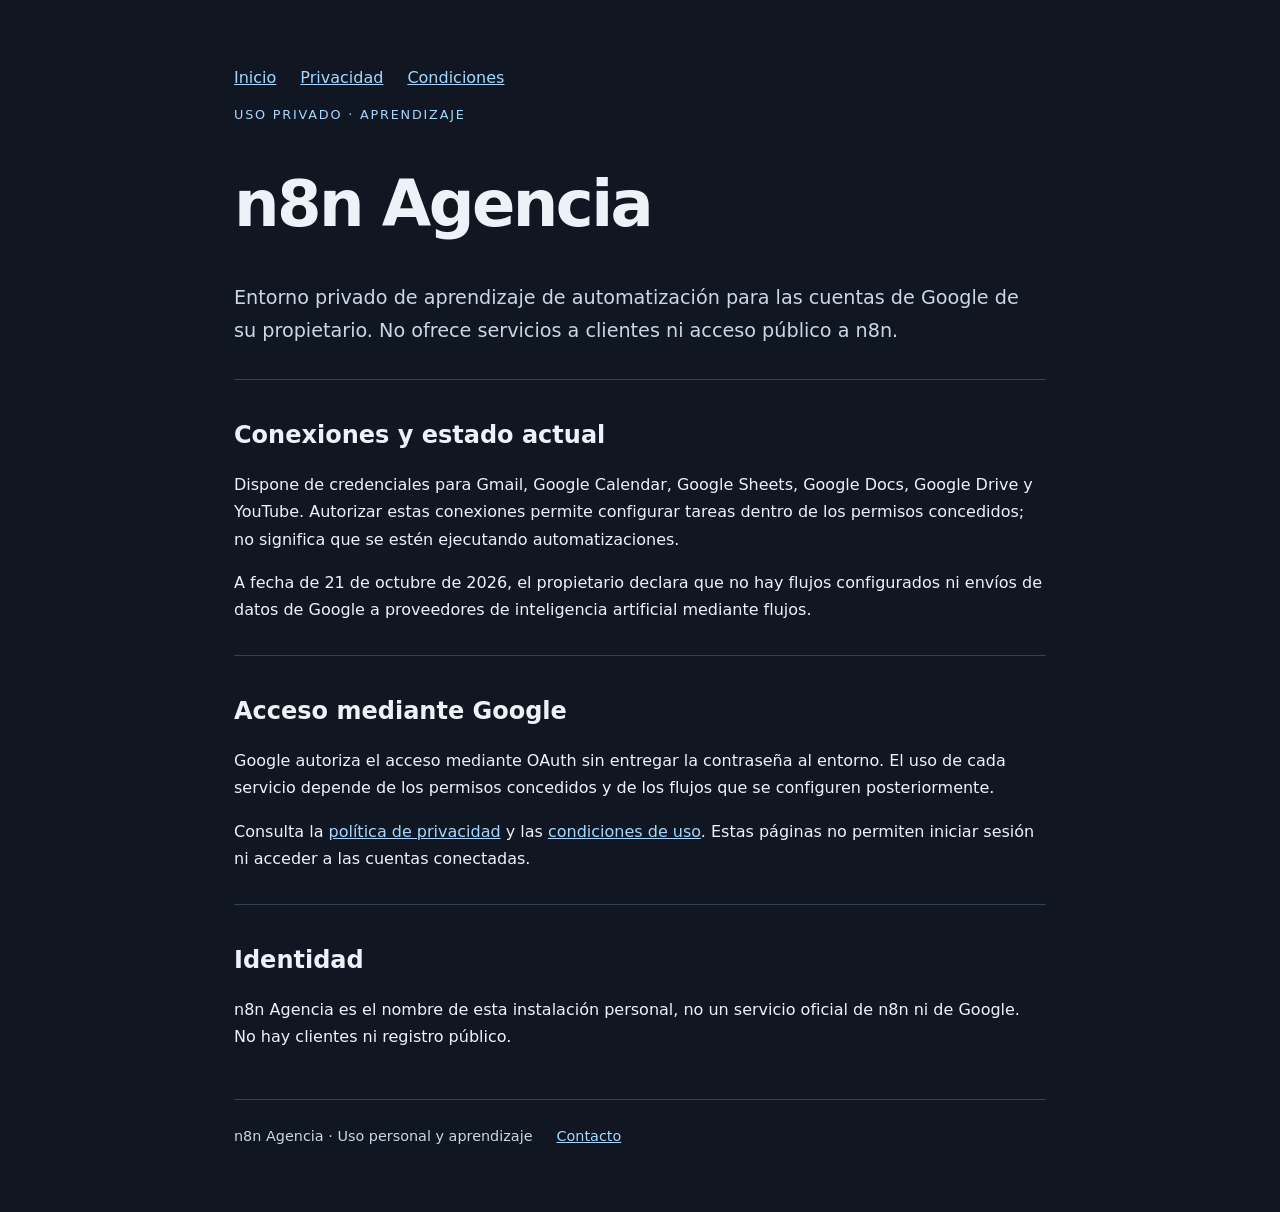
<file: index.html>
<!doctype html>
<html lang="es"><head><meta charset="utf-8"><meta name="viewport" content="width=device-width, initial-scale=1"><meta name="referrer" content="no-referrer"><meta http-equiv="Content-Security-Policy" content="default-src 'none'; style-src 'self'; base-uri 'none'; form-action 'none'"><title>Automatización personal · n8n Agencia</title><meta name="description" content="n8n Agencia: entorno privado de aprendizaje y automatización personal."><link rel="stylesheet" href="../styles.css"></head><body><main><nav aria-label="Navegación"><a href="index.html">Inicio</a><a href="privacidad.html">Privacidad</a><a href="condiciones.html">Condiciones</a></nav><p class="tag">Uso privado · Aprendizaje</p><h1>n8n Agencia</h1><p class="lead">Entorno privado de aprendizaje de automatización para las cuentas de Google de su propietario. No ofrece servicios a clientes ni acceso público a n8n.</p><section><h2>Conexiones y estado actual</h2><p>Dispone de credenciales para Gmail, Google Calendar, Google Sheets, Google Docs, Google Drive y YouTube. Autorizar estas conexiones permite configurar tareas dentro de los permisos concedidos; no significa que se estén ejecutando automatizaciones.</p><p>A fecha de 21 de octubre de 2026, el propietario declara que no hay flujos configurados ni envíos de datos de Google a proveedores de inteligencia artificial mediante flujos.</p></section><section><h2>Acceso mediante Google</h2><p>Google autoriza el acceso mediante OAuth sin entregar la contraseña al entorno. El uso de cada servicio depende de los permisos concedidos y de los flujos que se configuren posteriormente.</p><p>Consulta la <a href="privacidad.html">política de privacidad</a> y las <a href="condiciones.html">condiciones de uso</a>. Estas páginas no permiten iniciar sesión ni acceder a las cuentas conectadas.</p></section><section><h2>Identidad</h2><p>n8n Agencia es el nombre de esta instalación personal, no un servicio oficial de n8n ni de Google. No hay clientes ni registro público.</p></section><footer><span>n8n Agencia · Uso personal y aprendizaje</span><a href="mailto:jdelyer@gmail.com">Contacto</a></footer></main></body></html>
</file>
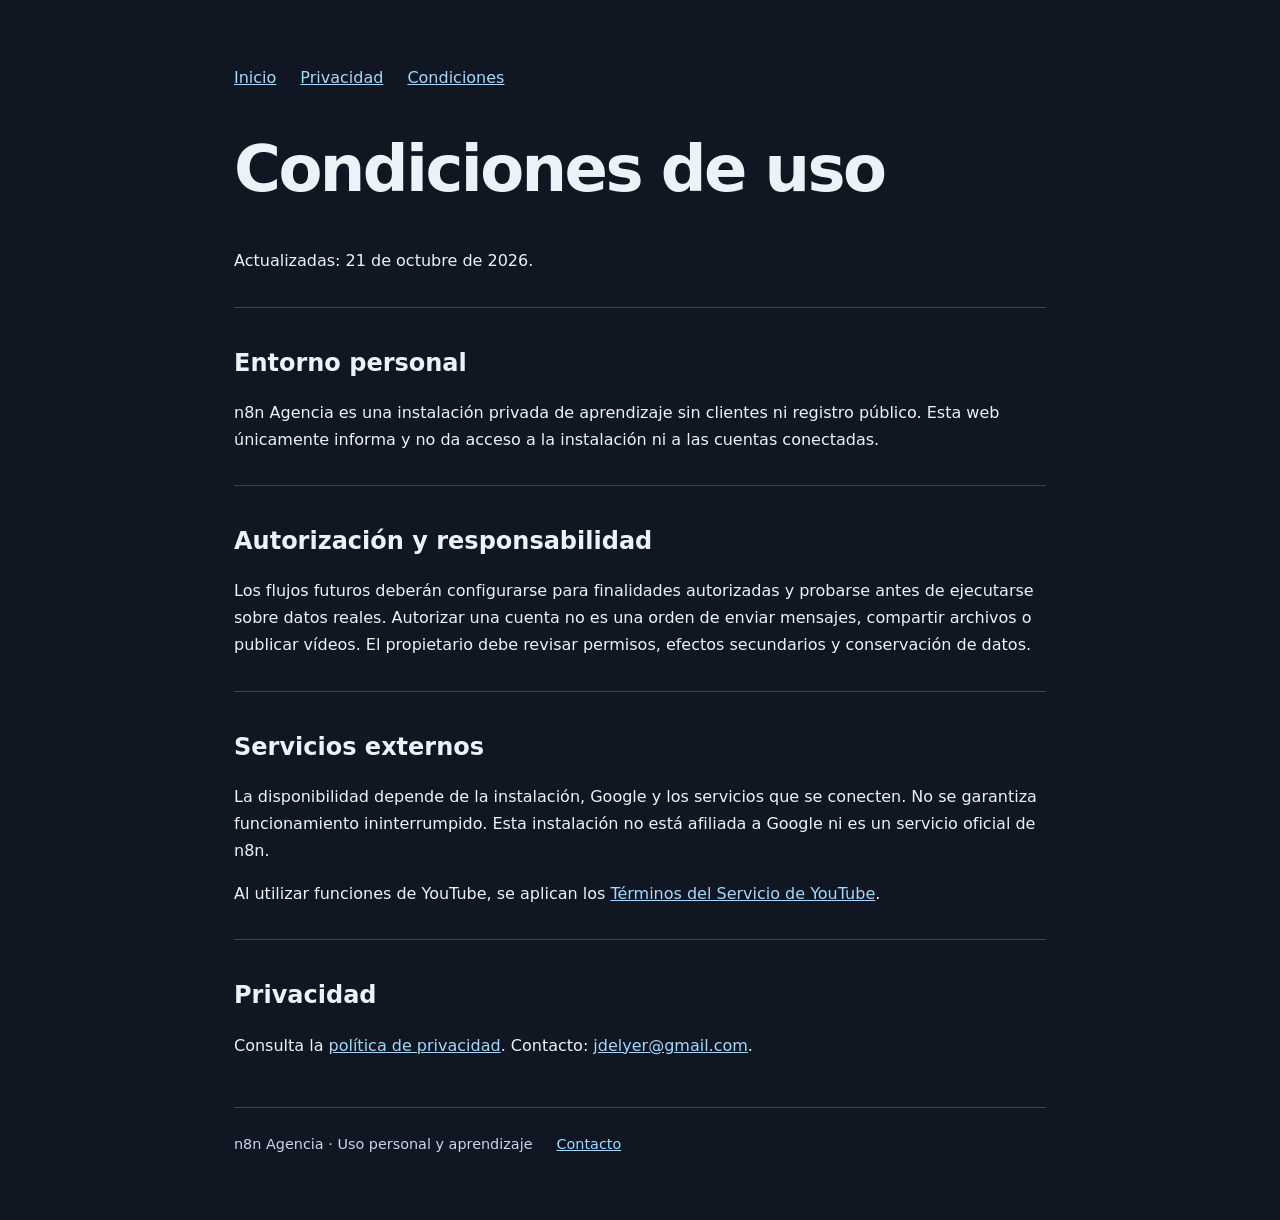
<file: condiciones.html>
<!doctype html>
<html lang="es"><head><meta charset="utf-8"><meta name="viewport" content="width=device-width, initial-scale=1"><meta name="referrer" content="no-referrer"><meta http-equiv="Content-Security-Policy" content="default-src 'none'; style-src 'self'; base-uri 'none'; form-action 'none'"><title>Condiciones de uso · n8n Agencia</title><meta name="description" content="n8n Agencia: entorno privado de aprendizaje y automatización personal."><link rel="stylesheet" href="../styles.css"></head><body><main><nav aria-label="Navegación"><a href="index.html">Inicio</a><a href="privacidad.html">Privacidad</a><a href="condiciones.html">Condiciones</a></nav><h1>Condiciones de uso</h1><p>Actualizadas: 21 de octubre de 2026.</p><section><h2>Entorno personal</h2><p>n8n Agencia es una instalación privada de aprendizaje sin clientes ni registro público. Esta web únicamente informa y no da acceso a la instalación ni a las cuentas conectadas.</p></section><section><h2>Autorización y responsabilidad</h2><p>Los flujos futuros deberán configurarse para finalidades autorizadas y probarse antes de ejecutarse sobre datos reales. Autorizar una cuenta no es una orden de enviar mensajes, compartir archivos o publicar vídeos. El propietario debe revisar permisos, efectos secundarios y conservación de datos.</p></section><section><h2>Servicios externos</h2><p>La disponibilidad depende de la instalación, Google y los servicios que se conecten. No se garantiza funcionamiento ininterrumpido. Esta instalación no está afiliada a Google ni es un servicio oficial de n8n.</p><p>Al utilizar funciones de YouTube, se aplican los <a href="https://www.youtube.com/t/terms">Términos del Servicio de YouTube</a>.</p></section><section><h2>Privacidad</h2><p>Consulta la <a href="privacidad.html">política de privacidad</a>. Contacto: <a href="mailto:jdelyer@gmail.com">jdelyer@gmail.com</a>.</p></section><footer><span>n8n Agencia · Uso personal y aprendizaje</span><a href="mailto:jdelyer@gmail.com">Contacto</a></footer></main></body></html>
</file>
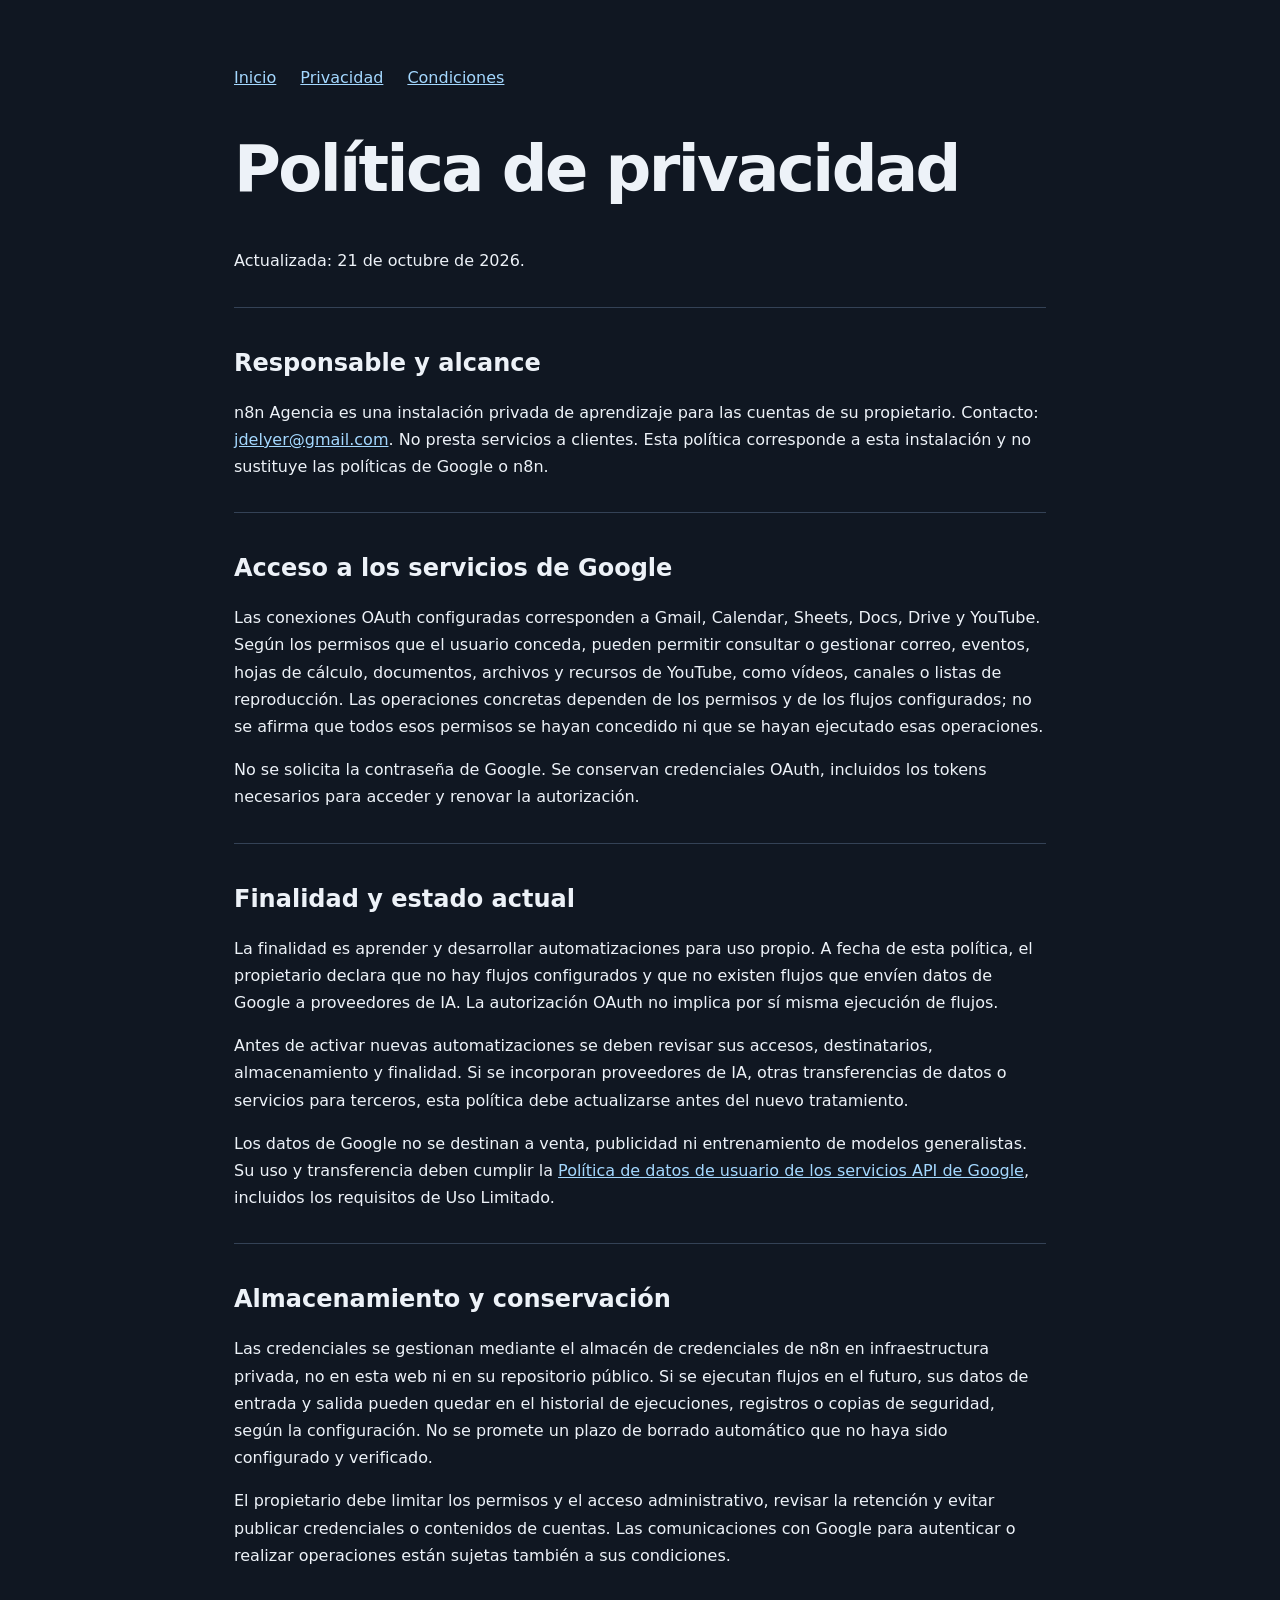
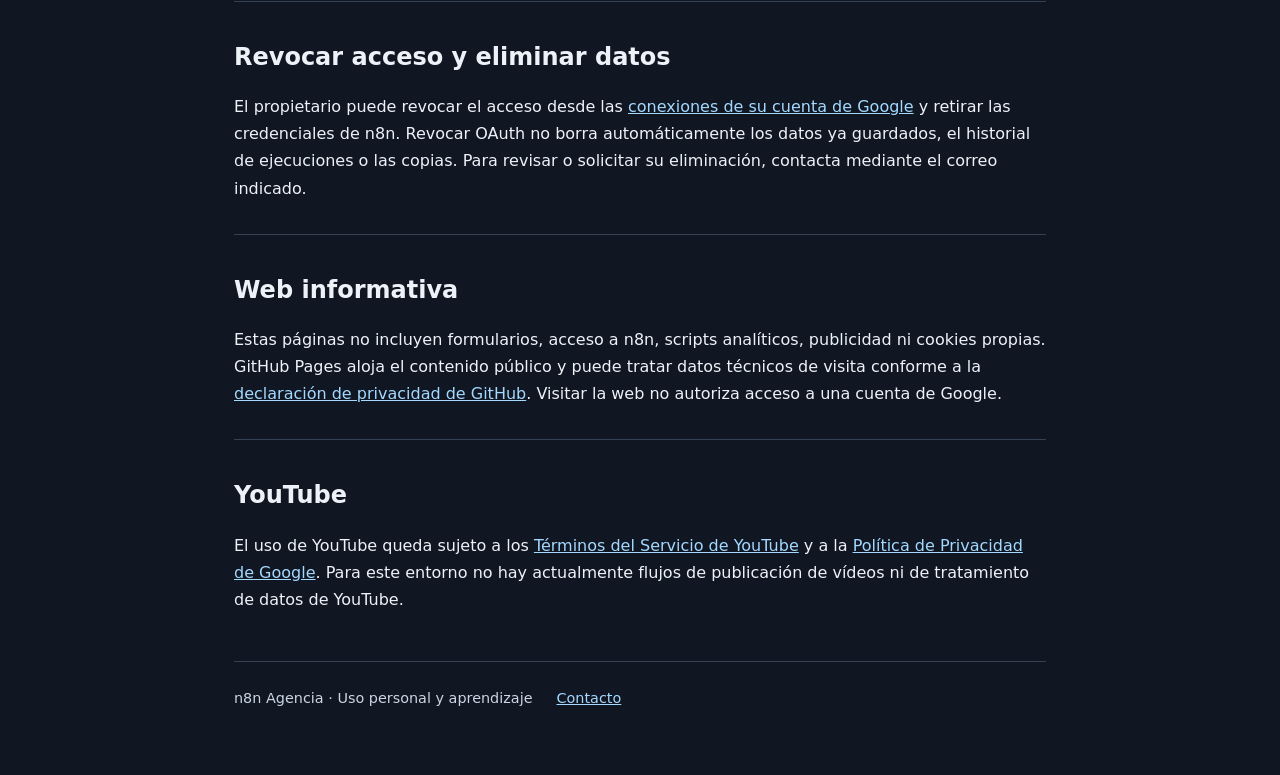
<file: privacidad.html>
<!doctype html>
<html lang="es"><head><meta charset="utf-8"><meta name="viewport" content="width=device-width, initial-scale=1"><meta name="referrer" content="no-referrer"><meta http-equiv="Content-Security-Policy" content="default-src 'none'; style-src 'self'; base-uri 'none'; form-action 'none'"><title>Política de privacidad · n8n Agencia</title><meta name="description" content="n8n Agencia: entorno privado de aprendizaje y automatización personal."><link rel="stylesheet" href="../styles.css"></head><body><main><nav aria-label="Navegación"><a href="index.html">Inicio</a><a href="privacidad.html">Privacidad</a><a href="condiciones.html">Condiciones</a></nav><h1>Política de privacidad</h1><p>Actualizada: 21 de octubre de 2026.</p><section><h2>Responsable y alcance</h2><p>n8n Agencia es una instalación privada de aprendizaje para las cuentas de su propietario. Contacto: <a href="mailto:jdelyer@gmail.com">jdelyer@gmail.com</a>. No presta servicios a clientes. Esta política corresponde a esta instalación y no sustituye las políticas de Google o n8n.</p></section><section><h2>Acceso a los servicios de Google</h2><p>Las conexiones OAuth configuradas corresponden a Gmail, Calendar, Sheets, Docs, Drive y YouTube. Según los permisos que el usuario conceda, pueden permitir consultar o gestionar correo, eventos, hojas de cálculo, documentos, archivos y recursos de YouTube, como vídeos, canales o listas de reproducción. Las operaciones concretas dependen de los permisos y de los flujos configurados; no se afirma que todos esos permisos se hayan concedido ni que se hayan ejecutado esas operaciones.</p><p>No se solicita la contraseña de Google. Se conservan credenciales OAuth, incluidos los tokens necesarios para acceder y renovar la autorización.</p></section><section><h2>Finalidad y estado actual</h2><p>La finalidad es aprender y desarrollar automatizaciones para uso propio. A fecha de esta política, el propietario declara que no hay flujos configurados y que no existen flujos que envíen datos de Google a proveedores de IA. La autorización OAuth no implica por sí misma ejecución de flujos.</p><p>Antes de activar nuevas automatizaciones se deben revisar sus accesos, destinatarios, almacenamiento y finalidad. Si se incorporan proveedores de IA, otras transferencias de datos o servicios para terceros, esta política debe actualizarse antes del nuevo tratamiento.</p><p>Los datos de Google no se destinan a venta, publicidad ni entrenamiento de modelos generalistas. Su uso y transferencia deben cumplir la <a href="https://developers.google.com/terms/api-services-user-data-policy">Política de datos de usuario de los servicios API de Google</a>, incluidos los requisitos de Uso Limitado.</p></section><section><h2>Almacenamiento y conservación</h2><p>Las credenciales se gestionan mediante el almacén de credenciales de n8n en infraestructura privada, no en esta web ni en su repositorio público. Si se ejecutan flujos en el futuro, sus datos de entrada y salida pueden quedar en el historial de ejecuciones, registros o copias de seguridad, según la configuración. No se promete un plazo de borrado automático que no haya sido configurado y verificado.</p><p>El propietario debe limitar los permisos y el acceso administrativo, revisar la retención y evitar publicar credenciales o contenidos de cuentas. Las comunicaciones con Google para autenticar o realizar operaciones están sujetas también a sus condiciones.</p></section><section><h2>Revocar acceso y eliminar datos</h2><p>El propietario puede revocar el acceso desde las <a href="https://myaccount.google.com/connections">conexiones de su cuenta de Google</a> y retirar las credenciales de n8n. Revocar OAuth no borra automáticamente los datos ya guardados, el historial de ejecuciones o las copias. Para revisar o solicitar su eliminación, contacta mediante el correo indicado.</p></section><section><h2>Web informativa</h2><p>Estas páginas no incluyen formularios, acceso a n8n, scripts analíticos, publicidad ni cookies propias. GitHub Pages aloja el contenido público y puede tratar datos técnicos de visita conforme a la <a href="https://docs.github.com/en/site-policy/privacy-policies/github-general-privacy-statement">declaración de privacidad de GitHub</a>. Visitar la web no autoriza acceso a una cuenta de Google.</p></section><section><h2>YouTube</h2><p>El uso de YouTube queda sujeto a los <a href="https://www.youtube.com/t/terms">Términos del Servicio de YouTube</a> y a la <a href="https://policies.google.com/privacy">Política de Privacidad de Google</a>. Para este entorno no hay actualmente flujos de publicación de vídeos ni de tratamiento de datos de YouTube.</p></section><footer><span>n8n Agencia · Uso personal y aprendizaje</span><a href="mailto:jdelyer@gmail.com">Contacto</a></footer></main></body></html>
</file>
<file: styles.css>
:root{color-scheme:dark;font-family:system-ui,sans-serif;background:#101722;color:#edf2f8}*{box-sizing:border-box}body{margin:0;line-height:1.7}main{max-width:860px;margin:auto;padding:64px 24px}nav,footer{display:flex;gap:24px;flex-wrap:wrap}a{color:#a4d8ff}a:focus-visible{outline:3px solid #a4d8ff;outline-offset:5px}h1{font-size:clamp(2.4rem,6vw,4rem);line-height:1.1;letter-spacing:-.04em}h2{margin-top:2rem;line-height:1.3}.tag{color:#a4d8ff;text-transform:uppercase;letter-spacing:.14em;font-size:.8rem}.lead{font-size:1.2rem;color:#ccd6e4}section{border-top:1px solid #344256;margin-top:32px;padding-top:8px}footer{border-top:1px solid #344256;margin-top:48px;padding-top:24px;font-size:.9rem;color:#ccd6e4}
</file>
